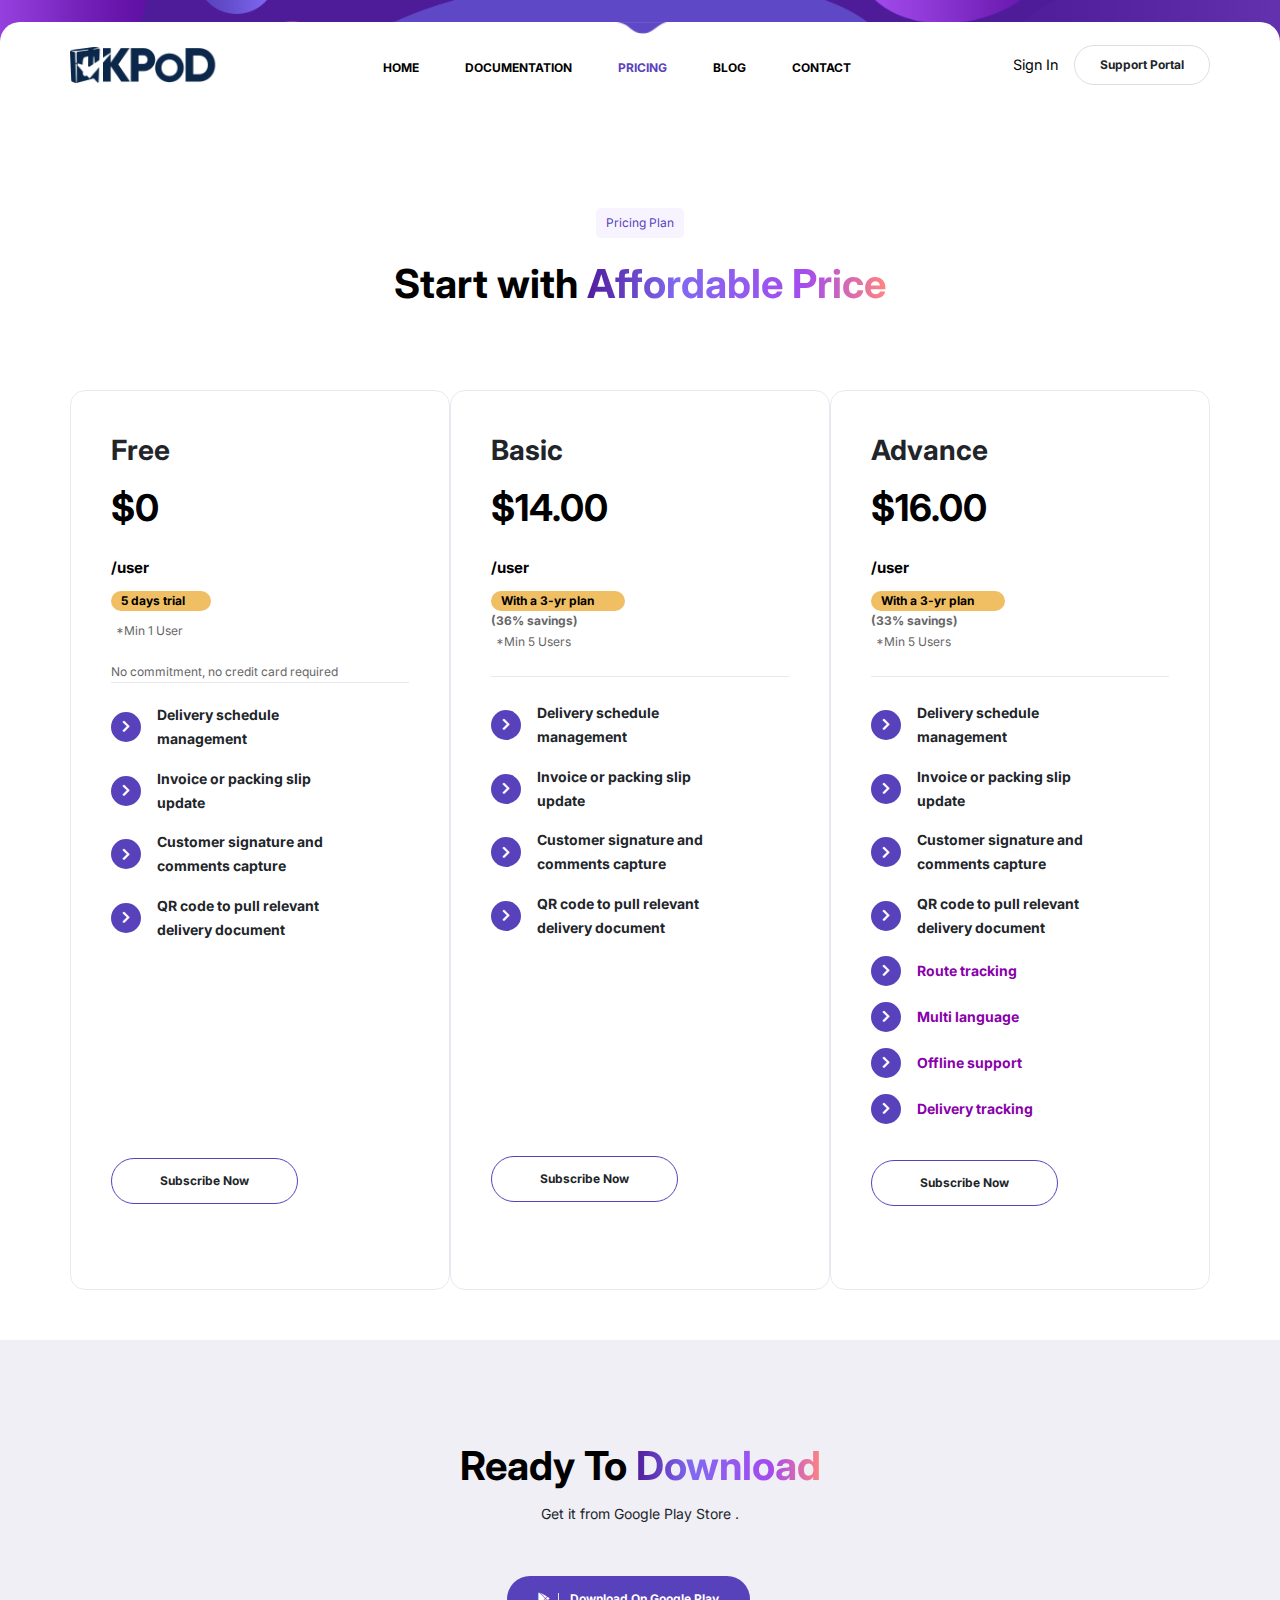
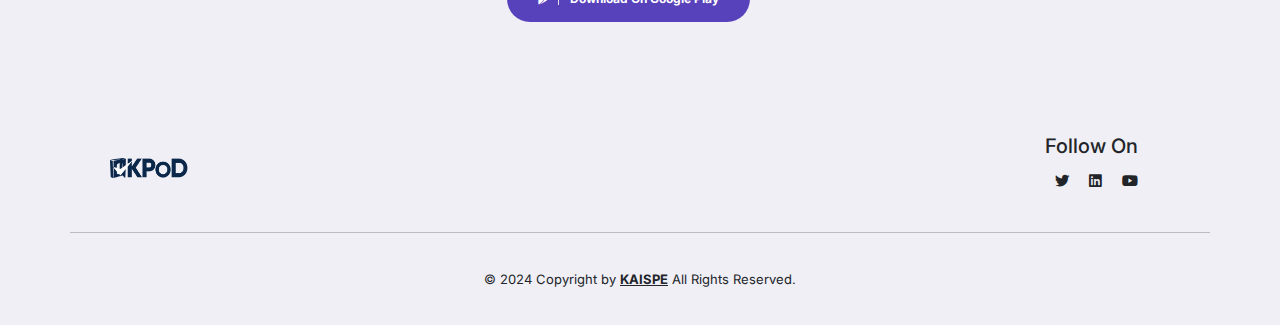
<file: pricing.html>
<!DOCTYPE html>
<html lang="en">

<head>
    <!-- Metas -->
    <meta charset="utf-8">
    <meta http-equiv="X-UA-Compatible" content="IE=edge">
    <meta name="viewport" content="width=device-width, initial-scale=1, maximum-scale=1">
    <meta name="keywords" content="HTML5 Template Iteck Multi-Purpose themeforest">
    <meta name="description" content="Iteck - Multi-Purpose HTML5 Template">
    <meta name="author" content>

    <!-- Title  -->
    <title>KPoD | Pricing</title>

    <!-- Favicon -->
    <link rel="shortcut icon" href="images/favicon.png" title="Favicon" sizes="16x16">

    <!-- ====== bootstrap icons cdn ====== -->
    <link rel="stylesheet" href="css/bootstrap-icons.css">

    <!-- bootstrap 5 -->
    <link rel="stylesheet" href="css/bootstrap.min.css">

    <!-- ====== font family ====== -->
    <link
        href="https://fonts.googleapis.com/css2?family=Inter:wght@100;200;300;400;500;600;700;800;900&amp;display=swap"
        rel="stylesheet">

    <link rel="stylesheet" href="css/all.min.css">
    <link rel="stylesheet" href="css/animate.css">
    <link rel="stylesheet" href="css/jquery.fancybox.css">
    <link rel="stylesheet" href="css/lity.css">
    <link rel="stylesheet" href="css/swiper.min.css">
    <link rel="stylesheet" href="css/signin.css">

    <!-- ====== global style ====== -->
    <link rel="stylesheet" href="css/style.css">
    <style>
        .btn-outline-primary:hover {
            color: white;
            background-color: #8a31ff;
            /* new color goes her */
            border-color: #8a31ff;
        }

        .btn-outline-primary {
            color: #8a31ff;

        }

        .btn-check:focus+.btn-outline-primary,
        .btn-outline-primary:focus {
            box-shadow: 0 0 0 0.25rem #8a31ff;
        }

        .btn-outline-primary.focus {
            box-shadow: rgba(138, 49, 255, 0.5) !important;
            border-color: #8a31ff !important;
        }

        .btn-check:checked+.btn-outline-primary:focus {
            box-shadow: rgba(138, 49, 255, 0.5);
            border-color: #8a31ff !important;
        }

        .btn-check:checked+.btn-outline-primary {
            background-color: #8a31ff;
            border-color: #8a31ff;
        }

        .btn-outline-primary {
            /* color: #6300e4; */
            border-radius: 50px !important;
            border: 1px solid #8a31ff;
        }

        /* .btn btn-outline-primary{
    color: #8a31ff;
} */
        /* #pricing:focus{
    background-color: #8a31ff;

} */
        #plandiv:hover {

            border-color: 1px solid #8a31ff;
        }

        #plan:hover {
            background-color: #8a31ff;
            color: white;
            border: 1px solid #8a31ff;
        }

        input:focus {
            border: #8a31ff;
            background-color: #8a31ff;
        }
    </style>
</head>

<body>

    <!-- ====== start top navbar ====== -->
    <div class="top-navbar style-4">
        <div class="container">
            <div class="content text-white">
                <!-- <span class="btn sm-butn bg-white py-0 px-2 me-2 fs-10px" style="cursor:default;">
                    <small class="fs-10px">Special</small>
                </span>
                <img src="images/imoj_heart.png" alt class="icon-15" />
                <span class="fs-10px op-6">Get </span>
                <small class="op-10 fs-10px">20% Discount</small> -->
                <!-- <span class="fs-10px op-6">Get for New Account</span>
                <a href="pricing.html" class="fs-10px text-decoration-underline ms-2" style="color: white;">Subscribe
                    Now</a> -->
            </div>
        </div>
    </div>
    <!-- ====== end top navbar ====== -->

    <!-- ====== start navbar ====== -->
    <nav class="navbar navbar-expand-lg navbar-light style-4" id="navbar">
        <div class="container">
            <a class="navbar-brand" href="/index.html">
                <img src="images/logo_pod.png" alt>
            </a>
            <button class="navbar-toggler" type="button" data-bs-toggle="collapse"
                data-bs-target="#navbarSupportedContent" aria-controls="navbarSupportedContent" aria-expanded="false"
                aria-label="Toggle navigation">
                <span class="navbar-toggler-icon"></span>
            </button>
            <div class="collapse navbar-collapse" id="navbarSupportedContent">
                <ul class="navbar-nav m-auto mb-2 mb-lg-0 text-uppercase">
                    <!-- <li class="nav-item dropdown">
                        <a class="nav-link " href="#" id="navbarDropdown1" role="button"
                            data-bs-toggle="dropdown" aria-expanded="false">
                            Homes
                        </a>
                    </li> -->
                    <li class="nav-item">
                        <a class="nav-link" href="index.html">
                            Home
                        </a>
                    </li>
                    <li class="nav-item">
                        <a class="nav-link" href="https://kpoddoc.kaispe.com/" target="_blank">
                            Documentation
                        </a>
                    </li>
                    <li class="nav-item">
                        <a class="nav-link active" href="./pricing.html">
                            Pricing
                        </a>
                    </li>
                    <li class="nav-item">
                        <a class="nav-link" href="https://www.kaispe.com/resources/blogs/" target="_blank">
                            blog
                        </a>
                    </li>
                    <li class="nav-item">
                        <a class="nav-link" href="contact.html">
                            contact
                        </a>
                    </li>
                </ul>
                <div class="nav-side">
                    <div class="d-flex align-items-center">
                        <div class="dropdown">
                            <button class="dropbtn" onclick="toggleDropdown()">Sign In</button>
                            <div class="dropdown-content" id="dropdownContent">
                                <a><img src="./images/logo_pod.png" alt="" height="30px" width="150px"
                                        style="margin-right: 100px; margin-top: 20px;"></a>
                                <p style="font-size: 20px; font-weight: bold; margin-top: -10px;">Welcome</p>
                                <p style="margin-top: -10px; margin-bottom: -10px;">Please enter company name</p>
                                <form id="urlForm">
                                    <p>kpodportal.kaispe.com/ <input type="text" id="urlInput" placeholder="Company"
                                            required
                                            style="width: 150px; height: 35px; border-radius: 20px; border: 1px solid #ccc; padding-left: 10px; margin-left: 10px; ">
                                    </p>
                                    <button type="submit"
                                        style="width: 200px; height: 40px; border-radius: 20px; border: 1px solid #ccc; background-color: #5842bc; color: white; font-weight: bold; font-size: 20px; margin-left: 100px; margin-top: 20px;">Login</button>
                                </form>
                            </div>
                        </div>
                        <a href="https://kspcs.powerappsportals.com/customer-landing/" target="_blank"
                            class="btn rounded-pill brd-gray hover-blue4 sm-butn fw-bold">
                            <span>Support Portal</span>
                        </a>
                    </div>
                </div>
            </div>
        </div>
    </nav>
    <!-- ====== end navbar ====== -->

    <!--Contents-->
    <section class="pricing section-padding style-4 pb-50">
        <div class="container">
            <div class="section-head text-center style-4">
                <small class="title_small">Pricing Plan</small>
                <h2 class="mb-40"> Start with <span> Affordable Price </span> </h2>
            </div>

            <!-- <div class="text-center pb-50 row">
                
                <div class="col-lg-3">
                </div>
                <div class="btn-group col-lg-6 text-center " id="radiobutton">
                    <input type="radio" class="btn-check" name="options" id="radio1" autocomplete="off" checked>
                    <label class="btn btn-outline-primary " id="radiobutton" for="radio1" onclick="doSomething(1)"> 1 Year</label>
                
                    <input type="radio" class="btn-check" name="options" id="radio2" autocomplete="off" >
                    <label class="btn btn-outline-primary " for="radio2"onclick="doSomething(2)"> 2 Year</label>
                
                    <input type="radio" class="btn-check" name="options" id="radio3" autocomplete="off">
                    <label class="btn btn-outline-primary" for="radio3" onclick="doSomething(3)"> 3 Year</label>
                </div>
                <div class="col-lg-3">
                </div> -->
            <!-- 
                <div class="col-lg-2" style="height: 40px; border: 1px solid rgb(90, 53, 177); padding: 10px;">
                    <input type="radio" name="year" value="1year" onclick="doSomething();">
                    <label style="font-weight: bold; margin-left: 10px; color: rgb(90, 53, 177);"></label><br>
                </div>
                <div class="col-lg-2" style="height: 40px; border: 1px solid rgb(90, 53, 177); padding: 10px;">
                    <input type="radio" name="year" value="2year" onclick="doSomething();">
                    <label style="font-weight: bold; margin-left: 10px; color: rgb(90, 53, 177);"> 2 Year</label><br>
                </div>
                <div class="col-lg-2" style="height: 40px; border: 1px solid rgb(90, 53, 177); padding: 10px;">
                    <input type="radio" name="year" value="3year" onclick="doSomething();">
                    <label style="font-weight: bold; margin-left: 10px; color: rgb(90, 53, 177);"> 3 Year</label><br>
                </div> -->
            <!-- </div> -->

            <!-- <section class="community section-padding style-5">
                <div class="container">
                    <div class="section-head text-center style-4">
                        <small class="title_small">Pricing Plan</small>
                        <h2 class="mb-40"> Start With <span> Affordable Price </span> </h2>
                    </div>
                    <div class="content rounded-pill border-blue4">
                        <div class="commun-card hover-blue4 border-blue4 " >
                       
                            <div class="inf">
                                <input type="radio" name="year" value="1year" onclick="doSomething();">
                                <label  style="font-weight: bold; margin-left: 10px;"> 1 Year</label><br>
                            </div>
                        </div>
                        <div class="commun-card hover-blue4 border-blue4 ">
                           
                            <div class="inf">
                                <input type="radio" name="year" value="2year" onclick="doSomething();">
                                <label style="font-weight: bold; margin-left: 10px;"> 2 Year</label><br>
                            </div>
                        </div>
                        <div class="commun-card hover-blue4 border-blue4 ">
                            
                            <div class="inf">
                                <input type="radio" name="year" value="3year" onclick="doSomething();">
                                <label  style="font-weight: bold; margin-left: 10px;"> 3 Year</label><br>
    
                            </div>
                        </div>
                    </div>
                </div>
            </section> -->

            <div class="content">
                <div class="toggle_switch d-flex align-items-center justify-content-center mb-40">
                    <!-- <div class="form-check form-switch p-0">
                        <label class="form-check-label" for="flexSwitchCheckDefault"><small>Billed
                                monthly</small></label>
                        <input class="form-check-input float-none bg-blue4" type="checkbox"
                            id="flexSwitchCheckDefault" checked onclick="doSomething();">
                        <label class="form-check-label" for="flexSwitchCheckDefault"><small>Billed
                                annually</small></label>
                    </div> -->
                </div>
                <div class="row gx-0">
                    <div class="col-lg-4">
                        <div class="price-card" style="height:900px">
                            <div class="price-header pb-6">
                                <h3>Free</h3>

                                <h2 id="free">$<span id="freePlan">0</span></br><small
                                    style="font-weight: bold;">/user</small></h2>
                                    <p
                                    style="background-color: rgb(240, 191, 100); padding-left: 10px; width:100px; color: black; border-radius: 20px; font-weight: bold;">
                                   5 days trial</p>
                                <p style=" padding-left: 5px; padding-bottom: 20px; margin-top: 10px;">*Min 1 User</p>
                                <p>No commitment, no credit card required</p>
                            </div>


                            

                             <div class="price-body pb-4" style=" padding: 20px 10px 60px 0px; ">
                                <ul>
                                    <li class="d-flex align-items-center mb-3">
                                        <small
                                            class="icon-30  bg-blue4 rounded-circle text-white d-inline-flex align-items-center justify-content-center me-3 flex-shrink-0">
                                            <!-- - <i class="far fa-sticky-note"></i>  -->
                                          <!-- <i class="fa fa-arrow-right"></i>  -->
                                            <i class="fa fa-chevron-right"></i>
                                        </small>
                                        <div class="row" style="width: 100%;">
                                            <div class="col-lg-10">
                                                
                                                <p class="fw-bold">Delivery schedule management</p>
                                            </div>
                                            <!-- <div class="col-lg-2">
                                                <p>20.00$</p> 
                                            </div> -->

                                        </div>
                                    </li>
                                    <li class="d-flex align-items-center mb-3">
                                        <small
                                            class="icon-30 bg-blue4 rounded-circle text-white d-inline-flex align-items-center justify-content-center me-3 flex-shrink-0">
                                            <!-- <i class="far fa-sticky-note"></i> -->
                                            <!-- <i class="fa fa-arrow-right"></i> -->
                                            <i class="fa fa-chevron-right"></i>
                                        </small>
                                        <div class="row" style="width: 100%;">
                                            <div class="col-lg-10">
                                                <p class="fw-bold">Invoice or packing slip 
                                                    update</p>
                                            </div>
                                            <!-- <div class="col-lg-2">
                                                <p>18.00$</p>
                                            </div> -->
                                    </li>
                                    <li class="d-flex align-items-center mb-3">
                                        <small
                                            class="icon-30 bg-blue4 rounded-circle text-white d-inline-flex align-items-center justify-content-center me-3 flex-shrink-0">
                                            <!-- <i class="far fa-sticky-note"></i> -->
                                            <!-- <i class="fa fa-arrow-right"></i> -->
                                            <i class="fa fa-chevron-right"></i>
                                        </small>
                                        <div class="row" style="width: 100%;">
                                            <div class="col-lg-10">
                                                <p class="fw-bold">Customer signature and comments capture</p>
                                            </div>
                                            <!-- <div class="col-lg-2">
                                                <p>12.00$</p>
                                            </div> -->
                                    </li>
                                    </li>
                                    <li class="d-flex align-items-center mb-3">
                                        <small
                                            class="icon-30 bg-blue4 rounded-circle text-white d-inline-flex align-items-center justify-content-center me-3 flex-shrink-0">
                                            <!-- <i class="far fa-sticky-note"></i> -->
                                            <!-- <i class="fa fa-arrow-right"></i> -->
                                            <i class="fa fa-chevron-right"></i>
                                        </small>
                                        <div class="row" style="width: 100%;">
                                            <div class="col-lg-10">
                                                <p class="fw-bold">QR code to pull relevant delivery document</p>
                                            </div>
                                            <!-- <div class="col-lg-2">
                                            <p>12.00$</p>
                                        </div> -->
                                    </li>
                                </ul>
                                <a class="btn rounded-pill hover-blue4 fw-bold mt-200 px-5 border-blue4" href="./contact.html"> <!-- <a id="myBtn" data-bs-toggle="offcanvas" data-bs-target="#offcanvasRight"
                            aria-controls="offcanvasRight"
                            class="btn rounded-pill hover-blue4 fw-bold mt-50 px-5 border-blue4"> -->
                                    <small>Subscribe Now </small>
                                </a>
                            </div>
                        </div>
                    </div>


                    <div class="col-lg-4">
                        <div class="price-card" style="height:900px">
                            <div class="price-header pb-4">
                                <h3>Basic</h3>
                                <!-- <h6> <img src="images/price_s4_1.png" alt class="icon"> basic Plan </h6> -->
                                <div class="row">
                                    <div class="col-lg-6">
                                        <h2 id="basic">$<span id="basicPlan">14.00</span><small
                                                style="font-weight: bold;">/user</small></h2>
                                        <p
                                            style="background-color: rgb(240, 191, 100); padding-left: 10px; color: black; border-radius: 20px; font-weight: bold;">
                                            With a 3-yr
                                            plan</p>
                                            <p><strong> (36% savings)</strong></p>
                                        <p style=" padding-left: 5px;">*Min 5 Users</p>
                                        <!-- <h2 id="basicset"><small> / month</small></h2> -->
                                    </div>
                                    <!-- <div class="col-lg-6 pt-20" id="element">
                                        <select onchange="val()" id="select_id" style="width: 80%; height: 40px; padding: 10px; border-radius: 15px; font-weight: bold;">
                                            <option value="1 Year">1 Year</option>
                                            <option value="2 Year">2 Year</option>
                                            <option value="3 Year">3 Year</option>
                                          </select>
                                    </div> -->
                                    <!-- <div class="content rounded-pill border-blue4"> -->
                                    <!-- <div class="row"  style="margin-top: 20px;">
                                        <div class="commun-card hover-blue4 border-blue4  col-lg-2" >
                                       
                                            <div class="inf">
                                                <input type="radio" name="year" value="1" id="radio1" onclick="val(1)" checked>
                                                <label  style="font-weight: bold; margin-left: 10px;" >1Y</label><br>
                                            </div>
                                        </div>
                                        <div class="commun-card hover-blue4 border-blue4 col-lg-2 ">
                                           
                                            <div class="inf">
                                                <input type="radio" name="year" value="2" id="radio2" onclick="val(2)">
                                                <label style="font-weight: bold; margin-left: 10px;" >2Y</label><br>
                                            </div>
                                        </div>
                                        <div class="commun-card hover-blue4 border-blue4 col-lg-2">
                                            
                                            <div class="inf">
                                                <input type="radio" name="year" value="3" id="radio3" onclick="val(3)">
                                                <label  style="font-weight: bold; margin-left: 10px;">3Y</label><br>
                    
                                            </div>
                                        </div>

                                    </div> -->

                                    <!-- </div> -->


                                </div>

                                <!-- <p>Free 3 days trial</p> -->

                            </div>

                            <div class="price-body py-4">
                                <ul>
                                    <li class="d-flex align-items-center mb-3">
                                        <small
                                            class="icon-30  bg-blue4 rounded-circle text-white d-inline-flex align-items-center justify-content-center me-3 flex-shrink-0">
                                            <!-- <i class="far fa-sticky-note"></i> -->
                                            <!-- <i class="fa fa-arrow-right"></i> -->
                                            <i class="fa fa-chevron-right"></i>
                                        </small>
                                        <div class="row" style="width: 100%;">
                                            <div class="col-lg-10">
                                                <p class="fw-bold">Delivery schedule management</p>
                                            </div>
                                            <!-- <div class="col-lg-2">
                                            <p>20.00$</p>
                                        </div> -->

                                        </div>
                                        <!-- <p class="fw-bold">5 to 10 users</p> -->
                                    </li>
                                    <li class="d-flex align-items-center mb-3">
                                        <small
                                            class="icon-30 bg-blue4 rounded-circle text-white d-inline-flex align-items-center justify-content-center me-3 flex-shrink-0">
                                            <!-- <i class="far fa-sticky-note"></i> -->
                                            <!-- <i class="fa fa-arrow-right"></i> -->
                                            <i class="fa fa-chevron-right"></i>
                                        </small>
                                        <div class="row" style="width: 100%;">
                                            <div class="col-lg-10">
                                                <p class="fw-bold">Invoice or packing slip 
                                                    <br/> update</p>
                                            </div>
                                            <!-- <div class="col-lg-2">
                                                <p>18.00$</p>
                                            </div> -->
                                    </li>
                                    <li class="d-flex align-items-center mb-3">
                                        <small
                                            class="icon-30 bg-blue4 rounded-circle text-white d-inline-flex align-items-center justify-content-center me-3 flex-shrink-0">
                                            <!-- <i class="far fa-sticky-note"></i> -->
                                            <!-- <i class="fa fa-arrow-right"></i> -->
                                            <i class="fa fa-chevron-right"></i>
                                        </small>
                                        <div class="row" style="width: 100%;">
                                            <div class="col-lg-10">
                                                <p class="fw-bold">Customer signature and comments capture</p>
                                            </div>
                                            <!-- <div class="col-lg-2">
                                                <p>12.00$</p>
                                            </div> -->
                                    </li>
                                    </li>
                                    <li class="d-flex align-items-center mb-3">
                                        <small
                                            class="icon-30 bg-blue4 rounded-circle text-white d-inline-flex align-items-center justify-content-center me-3 flex-shrink-0">
                                            <!-- <i class="far fa-sticky-note"></i> -->
                                            <!-- <i class="fa fa-arrow-right"></i> -->
                                            <i class="fa fa-chevron-right"></i>
                                        </small>
                                        <div class="row" style="width: 100%;">
                                            <div class="col-lg-10">
                                                <p class="fw-bold">QR code to pull relevant delivery document</p>
                                            </div>
                                            <!-- <div class="col-lg-2">
                                            <p>12.00$</p>
                                        </div> -->
                                    </li>
                                    <!-- <li class="d-flex align-items-center mb-3">
                                        <small
                                            class="icon-30 bg-white rounded-circle text-white d-inline-flex align-items-center justify-content-center me-3 flex-shrink-0">
                                        </small>
                                        <div class="row" style="width: 100%;">
                                            <div class="col-lg-10">
                                            </div>
                                    </li>
                                    <li class="d-flex align-items-center mb-3">
                                        <small
                                            class="icon-30 bg-white rounded-circle text-white d-inline-flex align-items-center justify-content-center me-3 flex-shrink-0">
                                        </small>
                                        <div class="row" style="width: 100%;">
                                            <div class="col-lg-10">
                                            </div>
                                    </li>
                                    <li class="d-flex align-items-center mb-3">
                                        <small
                                            class="icon-30 bg-white rounded-circle text-white d-inline-flex align-items-center justify-content-center me-3 flex-shrink-0">
                                        </small>
                                        <div class="row" style="width: 100%;">
                                            <div class="col-lg-10">
                                            </div>
                                    </li>
                                    <li class="d-flex align-items-center mb-3">
                                        <small
                                            class="icon-30 bg-white rounded-circle text-white d-inline-flex align-items-center justify-content-center me-3 flex-shrink-0">
                                        </small>
                                        <div class="row" style="width: 100%;">
                                            <div class="col-lg-10">
                                            </div>
                                    </li>    -->
                                </ul>
                                <a id="myBtn" data-bs-toggle="offcanvas" data-bs-target="#offcanvasRight"
                                    aria-controls="offcanvasRight"
                                    class="btn rounded-pill hover-blue4 fw-bold mt-200 px-5 border-blue4 ">
                                    <small>Subscribe Now </small>
                                </a>
                            </div>

                            <div class="offcanvas offcanvas-end" tabindex="-1" id="offcanvasRight"
                                aria-labelledby="offcanvasRightLabel">
                                <div class="offcanvas-header" style="margin-top: 100px;">
                                    <h5 id="offcanvasRightLabel"
                                        style="color: #8a31ff; margin-left: 10px; font-weight: bold;">Basic Pricing
                                        Plans</h5>
                                    <button type="button" class="btn-close text-reset" data-bs-dismiss="offcanvas"
                                        aria-label="Close"></button>
                                </div>
                                <div class="offcanvas-body">
                                    <div class="container">
                                        <div class="row" style="border: 2px solid rgb(218, 213, 248); width: 100%;"
                                            id="plandiv">
                                            <div class="col-lg-6" style=" height: 40px;  padding-top: 10px;" id="plan">
                                                <input type="radio" name="payment" value="mb1" id="paypal"
                                                    style="margin-right: 10px;">
                                                1 Month
                                            </div>
                                            <div class="col-lg-6"
                                                style=" height: 40px; padding-top: 10px; font-weight: bold; padding-left: 60px;">
                                                $22.00/user
                                            </div>
                                        </div>

                                        <div class="row"
                                            style="border: 2px solid rgb(218, 213, 248); height:80px ; width: 100%; margin-top: 20px;">
                                            <div class="col-lg-6" style=" height: 80px;  padding-top: 30px;" id="plan">
                                                <input type="radio" name="payment" value="mb12" id="m12"
                                                    style="margin-right: 10px;">
                                                12 Months
                                            </div>
                                            <div class="col-lg-6"
                                                style=" height: 76px; padding-top: 20px; font-weight: bold; padding-left: 60px;">
                                                $20.00/user
                                                <p style="font-weight: 300;">9% Save</p>
                                            </div>
                                        </div>
                                        <div class="row"
                                            style="border: 2px solid rgb(218, 213, 248); height:80px ; width: 100%; margin-top: 20px;">
                                            <div class="col-lg-6" style=" height: 80px;  padding-top: 30px;" id="plan">
                                                <input type="radio" name="payment" value="mb24" id="v2"
                                                    style="margin-right: 10px;">
                                                24 Months
                                            </div>
                                            <div class="col-lg-6"
                                                style=" height: 76px; padding-top: 20px; font-weight: bold; padding-left: 60px;">
                                                $18.00/user
                                                <p style="font-weight: 300;">18% Save</p>
                                            </div>
                                        </div>
                                        <div class="row"
                                            style="border: 2px solid rgb(218, 213, 248); height:80px ; width: 100%; margin-top: 20px;">
                                            <div class="col-lg-6" style=" height: 80px;  padding-top: 30px;" id="plan">
                                                <input type="radio" name="payment" checked value="mb36" id="v3"
                                                    style="margin-right: 10px;">
                                                36 Months
                                            </div>
                                            <div class="col-lg-6"
                                                style=" height: 76px; padding-top: 20px; font-weight: bold; padding-left: 60px;">
                                                $14.00/user
                                                <p style="font-weight: 300;">36% Save</p>
                                            </div>
                                        </div>
                                        <button onclick="basic()"
                                            class="btn rounded-pill bg-blue4 fw-bold text-white px-5 mt-30"
                                            style="margin-left: 70px;">
                                            <small>Proceed Now </small>
                                        </button>
                                    </div>
                                </div>
                            </div>
                        </div>
                    </div>

                    <div class="col-lg-4">
                        <div class="price-card" style="height:900px">

                            <div class="price-header pb-4">
                                <!-- <h6> <img src="images/price_s4_2.png" alt class="icon"> premium Plan </h6> -->
                                <h3>Advance</h3>

                                <div class="row">
                                    <div class="col-lg-6">
                                        <h2>$<span id="advancePlan">16.00</span><small
                                                style="font-weight: bold;">/user</small></h2>
                                        <p
                                            style="background-color: rgb(240, 191, 100); padding-left: 10px; color: black; border-radius: 20px; font-weight: bold;">
                                            With a 3-yr
                                            plan </p>
                                            <p><strong>(33% savings)</strong></p>
                                            
                                        <p style=" padding-left: 5px;">*Min 5 Users</p>
                                    </div>
                                    <!-- <div class="col-lg-6 pt-20">
                                        <select name="cars"  onchange="valAdvance()" id="select_id_advance" style="width: 80%; height: 40px; padding: 10px; border-radius: 15px;">
                                            <option value="1 Year">1 Year</option>
                                            <option value="2 Year">2 Year</option>
                                            <option value="3 Year">3 Year</option>
                                          </select>
                                    </div> -->
                                    <!-- <div class="row" style="margin-top: 20px;">
                                        <div class="commun-card hover-blue4 border-blue4  col-lg-2" >
                                       
                                            <div class="inf">
                                                <input type="radio" name="advance" value="4" id="radio4" onclick="valAdvance(4)" checked>
                                                <label  style="font-weight: bold; margin-left: 10px;" >1Y</label><br>
                                            </div>
                                        </div>
                                        <div class="commun-card hover-blue4 border-blue4 col-lg-2 ">
                                           
                                            <div class="inf">
                                                <input type="radio" name="advance" value="5" id="radio5" onclick="valAdvance(5)">
                                                <label style="font-weight: bold; margin-left: 10px;"  >2Y</label><br>
                                            </div>
                                        </div>
                                        <div class="commun-card hover-blue4 border-blue4 col-lg-2">
                                            
                                            <div class="inf">
                                                <input type="radio" name="advance" value="6" id="radio6" onclick="valAdvance(6)" >
                                                <label  style="font-weight: bold; margin-left: 10px;" >3Y</label><br>
                    
                                            </div>
                                        </div>
                                    </div> -->

                                </div>
                                <!-- <p>Experience all premium features</p> -->
                            </div>

                            <div class="price-body py-4">
                                <ul>
                                    <li class="d-flex align-items-center mb-3">
                                        <small
                                            class="icon-30 bg-blue4 rounded-circle text-white d-inline-flex align-items-center justify-content-center me-3 flex-shrink-0">
                                            <!-- <i class="far fa-sticky-note"></i> -->
                                            <!-- <i class="fa fa-arrow-right"></i> -->
                                            <i class="fa fa-chevron-right"></i>
                                            <!-- <i class="fa fa-chevron-down"></i> -->
                                        </small>
                                        <div class="row" style="width: 100%;">
                                            <div class="col-lg-10">
                                                <p class="fw-bold">Delivery schedule management</p>
                                            </div>
                                            <!-- <div class="col-lg-2">
                                            <p>20.00$</p>
                                        </div> -->

                                        </div>
                                    </li>

                                    <li class="d-flex align-items-center mb-3">
                                        <small
                                            class="icon-30 bg-blue4 rounded-circle text-white d-inline-flex align-items-center justify-content-center me-3 flex-shrink-0">
                                            <!-- <i class="far fa-sticky-note"></i> -->
                                            <!-- <i class="fa fa-arrow-right"></i> -->
                                              <!-- <i class="fa fa-arrow-right"></i> -->
                                            <i class="fa fa-chevron-right"></i>
                                        </small>
                                        <div class="row" style="width: 100%;">
                                            <div class="col-lg-10">
                                                <p class="fw-bold">Invoice or packing slip
                                                    <br/> update</p>
                                            </div>
                                            <!-- <div class="col-lg-2">
                                                <p>18.00$</p>
                                            </div> -->
                                    </li>

                                    <li class="d-flex align-items-center mb-3">
                                        <small
                                            class="icon-30 bg-blue4 rounded-circle text-white d-inline-flex align-items-center justify-content-center me-3 flex-shrink-0">
                                            <!-- <i class="far fa-sticky-note"></i> -->
                                            <!-- <i class="fa fa-arrow-right"></i> -->
                                            <i class="fa fa-chevron-right"></i>
                                        </small>
                                        <div class="row" style="width: 100%;">
                                            <div class="col-lg-10">
                                                <p class="fw-bold">Customer signature and comments capture</p>
                                            </div>
                                            <!-- <div class="col-lg-2">
                                                <p>12.00$</p>
                                            </div> -->
                                    </li>

                                    <li class="d-flex align-items-center mb-3">
                                        <small
                                            class="icon-30 bg-blue4 rounded-circle text-white d-inline-flex align-items-center justify-content-center me-3 flex-shrink-0">
                                            <!-- <i class="far fa-sticky-note"></i> -->
                                            <!-- <i class="fa fa-arrow-right"></i> -->
                                            <i class="fa fa-chevron-right"></i>
                                        </small>
                                        <div class="row" style="width: 100%;">
                                            <div class="col-lg-10">
                                                <p class="fw-bold">QR code to pull relevant delivery document</p>
                                            </div>
                                            <!-- <div class="col-lg-2">
                                                <p>12.00$</p>
                                            </div> -->
                                    </li>

                                    <li class="d-flex align-items-center mb-3">
                                        <small
                                            class="icon-30 bg-blue4 rounded-circle text-white d-inline-flex align-items-center justify-content-center me-3 flex-shrink-0">
                                            <!-- <i class="far fa-sticky-note"></i> -->
                                            <!-- <i class="fa fa-arrow-right"></i> -->
                                            <i class="fa fa-chevron-right"></i>

                                        </small>
                                        <div class="col-lg-10">
                                            <p class="fw-bold" style="color: #8800aa;">Route tracking</p>
                                        </div>
                                        <!-- <div class="col-lg-2">
                                            <p>19.00$</p>
                                        </div> -->
                                    </li>
                                    <li class="d-flex align-items-center mb-3">
                                        <small
                                            class="icon-30 bg-blue4 rounded-circle text-white d-inline-flex align-items-center justify-content-center me-3 flex-shrink-0">
                                            <i class="fa fa-chevron-right"></i>
                                        </small>
                                        <div class="col-lg-10">
                                            <p class="fw-bold" style="color: #8800aa;">Multi language</p>
                                        </div>
                                        <!-- <div class="col-lg-2">
                                            <p>14.00$</p>
                                        </div> -->
                                    </li>
                                    <li class="d-flex align-items-center mb-3">
                                        <small
                                            class="icon-30 bg-blue4 rounded-circle text-white d-inline-flex align-items-center justify-content-center me-3 flex-shrink-0">
                                            <!-- <i class="far fa-sticky-note"></i> -->
                                            <!-- <i class="fa fa-arrow-right"></i> -->
                                            <i class="fa fa-chevron-right"></i>
                                        </small>
                                        <div class="col-lg-10">
                                            <p class="fw-bold" style="color: #8800aa;">Offline support</p>
                                        </div>
                                        <!-- <div class="col-lg-2">
                                            <p>14.00$</p>
                                        </div> -->
                                    </li>
                                    <li class="d-flex align-items-center mb-3">
                                        <small
                                            class="icon-30 bg-blue4 rounded-circle text-white d-inline-flex align-items-center justify-content-center me-3 flex-shrink-0">
                                            <!-- <i class="far fa-sticky-note"></i> -->
                                            <!-- <i class="fa fa-arrow-right"></i> -->
                                            <i class="fa fa-chevron-right"></i>
                                        </small>
                                        <div class="col-lg-10">
                                            <p class="fw-bold" style="color: #8800aa;">Delivery tracking</p>
                                        </div>
                                        <!-- <div class="col-lg-2">
                                            <p>14.00$</p>
                                        </div> -->
                                    </li>
                                </ul>
                                <!-- <a id="myBtn"
                                    class="btn rounded-pill bg-blue4 fw-bold text-white px-5 mt-50">
                                    <small>Subscribe Now</small>
                                </a>  -->
                                 <a data-bs-toggle="offcanvas" data-bs-target="#offcanvasRigh"
                                    aria-controls="offcanvasRight"
                                    class="btn rounded-pill hover-blue4 fw-bold mt-20 px-5 border-blue4 position-relative">
                                    <small>Subscribe Now </small>
                                </a> 
                                
                            </div>
                        </div>
                        <!-- <div class="off">
                                <span>
                                    20% <br> off
                                </span>
                            </div> -->
                    </div>

                    <div class="offcanvas offcanvas-end" tabindex="-1" id="offcanvasRigh"
                        aria-labelledby="offcanvasRightLabel">
                        <div class="offcanvas-header" style="margin-top: 100px;">
                            <h5 id="offcanvasRightLabel" style="color: #8a31ff; margin-left: 10px; font-weight: bold;">
                                Advance Pricing Plans
                            </h5>
                            <button type="button" class="btn-close text-reset" data-bs-dismiss="offcanvas"
                                aria-label="Close"></button>
                        </div>
                        <div class="offcanvas-body">
                            <div class="container">
                                <div class="row" style="border: 2px solid rgb(218, 213, 248); width: 100%;">
                                    <div class="col-lg-6" style=" height: 40px;  padding-top: 10px;" id="plan">
                                        <input type="radio" name="payment2" value="ma1" id="oneMonth"
                                            style="margin-right: 10px;">
                                        1 Month
                                    </div>
                                    <div class="col-lg-6"
                                        style=" height: 40px; padding-top: 10px; font-weight: bold; padding-left: 60px;">
                                        <p id="price1"> $24.00/user</p>
                                    </div>
                                </div>

                                <div class="row"
                                    style="border: 2px solid rgb(218, 213, 248); height:80px ; width: 100%; margin-top: 20px;">
                                    <div class="col-lg-6" style=" height: 80px;  padding-top: 30px;" id="plan">
                                        <input type="radio" name="payment2" value="ma12" id="oneYear"
                                            style="margin-right: 10px;">
                                        12 Months
                                    </div>
                                    <div class="col-lg-6"
                                        style=" height: 76px; padding-top: 20px; font-weight: bold; padding-left: 60px;">
                                        <p id="price2">$22.00/user</p>
                                        <p style="font-weight: 300;">8% Save</p>
                                    </div>
                                </div>
                                <div class="row"
                                    style="border: 2px solid rgb(218, 213, 248); height:80px ; width: 100%; margin-top: 20px;">
                                    <div class="col-lg-6" style=" height: 80px;  padding-top: 30px;" id="plan">
                                        <input type="radio" name="payment2" value="ma24" id="twoYear"
                                            style="margin-right: 10px;">
                                        24 Months
                                    </div>
                                    <div class="col-lg-6"
                                        style=" height: 76px; padding-top: 20px; font-weight: bold; padding-left: 60px;">
                                        <p id="price3"> $20.00/user</p>
                                        <p style="font-weight: 300;">17% Save</p>
                                    </div>
                                </div>
                                <div class="row"
                                    style="border: 2px solid rgb(218, 213, 248); height:80px ; width: 100%; margin-top: 20px;">
                                    <div class="col-lg-6" style=" height: 80px;  padding-top: 30px;" id="plan">
                                        <input type="radio" name="payment2" value="ma36" id="threeYear" checked
                                            style="margin-right: 10px;">
                                        36 Months
                                    </div>
                                    <div class="col-lg-6"
                                        style=" height: 76px; padding-top: 20px; font-weight: bold; padding-left: 60px;">
                                        <p id="price4">$16.00/user</p>
                                        <p style="font-weight: 300;">33% Save</p>
                                    </div>
                                </div>
                                <button onclick="advanced()"
                                    class="btn rounded-pill bg-blue4 fw-bold text-white px-5 mt-30"
                                    style="margin-left: 70px;">
                                    <small>Proceed Now </small>
                                </button>
                            </div>
                        </div>
                    </div>
                </div>
            </div>
        </div>
        </div>
    </section>
    <script>
        function basic() {
            var basic = document.getElementsByName("payment");
            basic.forEach(e => {
                if (e.checked) {
                    window.location.href = "./process.html?plan=" + e.value;
                }
            })
        }
        function advanced() {
            var advanced = document.getElementsByName("payment2");
            advanced.forEach(e => {
                if (e.checked) {
                    window.location.href = "./process.html?plan=" + e.value;
                }
            })
        }
    </script>

    <!-- ====== start footer ====== -->
    <footer class="style-4 pt-100 mt-0">
        <div class="container">
            <div class="section-head text-center style-4">
                <h2 class="mb-10"> Ready To <span> Download </span> </h2>
                <p>Get it from Google Play Store .</p>
                <div class="d-flex align-items-center justify-content-center mt-50">
                    <!-- <a href="https://www.apple.com/app-store/" class="btn rounded-pill bg-blue4 fw-bold text-white me-4" target="_blank">
                        <small> <i class="fab fa-apple me-2 pe-2 border-end"></i> Download On App Store </small>
                    </a> -->
                    <a href="https://play.google.com/store/apps/details?id=com.ksp.pod_app"
                        class="btn rounded-pill bg-blue4 fw-bold text-white me-4" target="_blank">
                        <small> <i class="fab fa-google-play me-2 pe-2 border-end"></i> Download On Google Play </small>
                    </a>
                </div>
            </div>

            <div class="foot mt-80">
                <div class="row align-items-center">
                    <div class="col-lg-2">
                        <div class="logo">
                            <img src="images/logo_pod.png" alt style="height: 20px; width: 80px; margin-left: 40px;">
                        </div>
                    </div>
                    <div class="col-lg-8">

                    </div>

                    <div class="col-lg-2">
                        <div class="widget social-widget pl-xl-5">
                            <h5 class="widget-title">Follow On</h5>
                            <ul class="social-links" style="display: flex;">
                                <!-- <li><a href="#"><i class="fab fa-facebook-f"></i></a></li> -->
                                <li style="margin: 10px;">
                                    <a href="https://twitter.com/kaispe_?lang=en" target="_blank"><i
                                            class="fab fa-twitter"></i></a>
                                </li>
                                <li style="margin: 10px;">
                                    <a href="https://pk.linkedin.com/company/kaispe" target="_blank"><i
                                            class="fab fa-linkedin"></i></a>
                                </li>
                                <liv style="margin: 10px;">
                                    <a href="https://www.youtube.com/@kaispe" target="_blank"><i
                                            class="fab fa-youtube"></i></a>
                                    </li>
                            </ul>
                        </div>
                    </div>

                </div>
            </div>
            <div class="copywrite text-center">
                <small class="small">
                    © 2024 Copyright by <a href="https://www.kaispe.com/" target="_blank"
                        class="fw-bold text-decoration-underline">KAISPE</a> All Rights Reserved.
                </small>
            </div>
        </div>
    </footer>
    <!-- ====== end footer ====== -->

    <!-- ====== start to top button ====== -->
    <a href="#" class="to_top bg-gray rounded-circle icon-40 d-inline-flex align-items-center justify-content-center">
        <!-- <i class="bi bi-chevron-up fs-6 text-dark"></i> -->
        <i class="fa fa-arrow-up fs-6 text-dark"></i>
    </a>


    <script src="js/validate.js"></script>

    <!-- ====== request ====== -->
    <script src="js/jquery-3.0.0.min.js"></script>
    <script src="js/jquery-migrate-3.0.0.min.js"></script>
    <script src="js/bootstrap.bundle.min.js"></script>
    <script src="js/wow.min.js"></script>
    <script src="js/jquery.fancybox.js"></script>
    <script src="js/lity.js"></script>
    <script src="js/swiper.min.js"></script>
    <script src="js/jquery.waypoints.min.js"></script>
    <script src="js/jquery.counterup.js"></script>
    <script src="js/pace.js"></script>
    <script src="js/scrollIt.min.js"></script>
    <script src="js/main.js"></script>
    <script src="js/app.js"></script>

</body>

</html>
</file>
<file: css/lity.css>
/*! Lity - v2.4.1 - 2020-04-26
* http://sorgalla.com/lity/
* Copyright (c) 2015-2020 Jan Sorgalla; Licensed MIT */
.lity {
  z-index: 9990;
  position: fixed;
  top: 0;
  right: 0;
  bottom: 0;
  left: 0;
  white-space: nowrap;
  background: #0b0b0b;
  background: rgba(0, 0, 0, 0.9);
  outline: none !important;
  opacity: 0;
  -webkit-transition: opacity 0.3s ease;
  -o-transition: opacity 0.3s ease;
  transition: opacity 0.3s ease;
}
.lity.lity-opened {
  opacity: 1;
}
.lity.lity-closed {
  opacity: 0;
}
.lity * {
  -webkit-box-sizing: border-box;
     -moz-box-sizing: border-box;
          box-sizing: border-box;
}
.lity-wrap {
  z-index: 9990;
  position: fixed;
  top: 0;
  right: 0;
  bottom: 0;
  left: 0;
  text-align: center;
  outline: none !important;
}
.lity-wrap:before {
  content: '';
  display: inline-block;
  height: 100%;
  vertical-align: middle;
  margin-right: -0.25em;
}
.lity-loader {
  z-index: 9991;
  color: #fff;
  position: absolute;
  top: 50%;
  margin-top: -0.8em;
  width: 100%;
  text-align: center;
  font-size: 14px;
  font-family: Arial, Helvetica, sans-serif;
  opacity: 0;
  -webkit-transition: opacity 0.3s ease;
  -o-transition: opacity 0.3s ease;
  transition: opacity 0.3s ease;
}
.lity-loading .lity-loader {
  opacity: 1;
}
.lity-container {
  z-index: 9992;
  position: relative;
  text-align: left;
  vertical-align: middle;
  display: inline-block;
  white-space: normal;
  max-width: 100%;
  max-height: 100%;
  outline: none !important;
}
.lity-content {
  z-index: 9993;
  width: 100%;
  -webkit-transform: scale(1);
      -ms-transform: scale(1);
       -o-transform: scale(1);
          transform: scale(1);
  -webkit-transition: -webkit-transform 0.3s ease;
  transition: -webkit-transform 0.3s ease;
  -o-transition: -o-transform 0.3s ease;
  transition: transform 0.3s ease;
  transition: transform 0.3s ease, -webkit-transform 0.3s ease, -o-transform 0.3s ease;
}
.lity-loading .lity-content,
.lity-closed .lity-content {
  -webkit-transform: scale(0.8);
      -ms-transform: scale(0.8);
       -o-transform: scale(0.8);
          transform: scale(0.8);
}
.lity-content:after {
  content: '';
  position: absolute;
  left: 0;
  top: 0;
  bottom: 0;
  display: block;
  right: 0;
  width: auto;
  height: auto;
  z-index: -1;
  -webkit-box-shadow: 0 0 8px rgba(0, 0, 0, 0.6);
          box-shadow: 0 0 8px rgba(0, 0, 0, 0.6);
}
.lity-close {
  z-index: 9994;
  width: 35px;
  height: 35px;
  position: fixed;
  right: 0;
  top: 0;
  -webkit-appearance: none;
  cursor: pointer;
  text-decoration: none;
  text-align: center;
  padding: 0;
  color: #fff;
  font-style: normal;
  font-size: 35px;
  font-family: Arial, Baskerville, monospace;
  line-height: 35px;
  text-shadow: 0 1px 2px rgba(0, 0, 0, 0.6);
  border: 0;
  background: none;
  outline: none;
  -webkit-box-shadow: none;
          box-shadow: none;
}
.lity-close::-moz-focus-inner {
  border: 0;
  padding: 0;
}
.lity-close:hover,
.lity-close:focus,
.lity-close:active,
.lity-close:visited {
  text-decoration: none;
  text-align: center;
  padding: 0;
  color: #fff;
  font-style: normal;
  font-size: 35px;
  font-family: Arial, Baskerville, monospace;
  line-height: 35px;
  text-shadow: 0 1px 2px rgba(0, 0, 0, 0.6);
  border: 0;
  background: none;
  outline: none;
  -webkit-box-shadow: none;
          box-shadow: none;
}
.lity-close:active {
  top: 1px;
}
/* Image */
.lity-image img {
  max-width: 100%;
  display: block;
  line-height: 0;
  border: 0;
}
/* iFrame */
.lity-iframe .lity-container,
.lity-youtube .lity-container,
.lity-vimeo .lity-container,
.lity-facebookvideo .lity-container,
.lity-googlemaps .lity-container {
  width: 100%;
  max-width: 964px;
}
.lity-iframe-container {
  width: 100%;
  height: 0;
  padding-top: 56.25%;
  overflow: auto;
  pointer-events: auto;
  -webkit-transform: translateZ(0);
          transform: translateZ(0);
  -webkit-overflow-scrolling: touch;
}
.lity-iframe-container iframe {
  position: absolute;
  display: block;
  top: 0;
  left: 0;
  width: 100%;
  height: 100%;
  -webkit-box-shadow: 0 0 8px rgba(0, 0, 0, 0.6);
          box-shadow: 0 0 8px rgba(0, 0, 0, 0.6);
  background: #000;
}
.lity-hide {
  display: none;
}
</file>
<file: css/signin.css>
.dropdown-content a {
    color: black;
    padding: 12px 16px;
    text-decoration: none;
    display: block;
    text-align: right; 
  }
  
  .dropdown-content a:hover {
    background-color: #f1f1f1;
  }
  
  .dropdown {
    position: relative;
    display: inline-block;
  }
  
  .dropbtn {
    color: black;
    /* background-color: #f2f5fe; */
    background: transparent;
    padding: 8px 16px;
    border: none;
    border-radius: 4px;
    cursor: pointer;
    text-align: center; /* Added property */
  }
  
  .dropdown-content {
    display: none;
    height: 310px;
    width: 400px;
    border-radius: 20px;
    position: absolute;
    background-color: #f9f9f9;
    /* min-width: 160px; */
    box-shadow: 0px 8px 16px 0px rgba(0, 0, 0, 0.2);
    z-index: 1;
    margin-top: 30px;
    left: 50%; /* Added property */
    top: 0%; /* Added property */
    margin-top: 220px;
    transform: translate(-50%, -50%); /* Added property */
  }
  
  .dropdown-content p {
    color: black;
    padding: 12px 16px;
    text-decoration: none;
    display: flex  ;
    align-items: center;
    justify-content: center;
  }
  .signinButton{
    margin-right: 130px;
    
  }
  
  .show {
    display: block;
  }

  @media (max-width: 993px) {
    .dropdown-content {
      display: none;
      height: 310px;
      width: 380px;
      border-radius: 20px;
      position: absolute;
      background-color: #f9f9f9;
      box-shadow: 0px 8px 16px 0px rgba(0, 0, 0, 0.2);
      z-index: 1;
      margin-top: 180px;
      /* left: 50%; 
      top: 0%; 
      margin-top: 220px;
      transform: translate(-50%, -50%); */
      /* left: 0;
      top: calc(100% + 5px);  */
      left: 90px; /* Adjusted property */
      top: calc(100% + 5px);
      margin-left: 100px;
    }
    .dropbtn {
      color: black;
      background: transparent;
      padding: 8px 16px;
      border: none;
      border-radius: 4px;
      cursor: pointer;
      text-align: center; /* Added property */
      margin-left: 0px;
    }
    .show {
      display: block;
    }
    
  }
</file>
